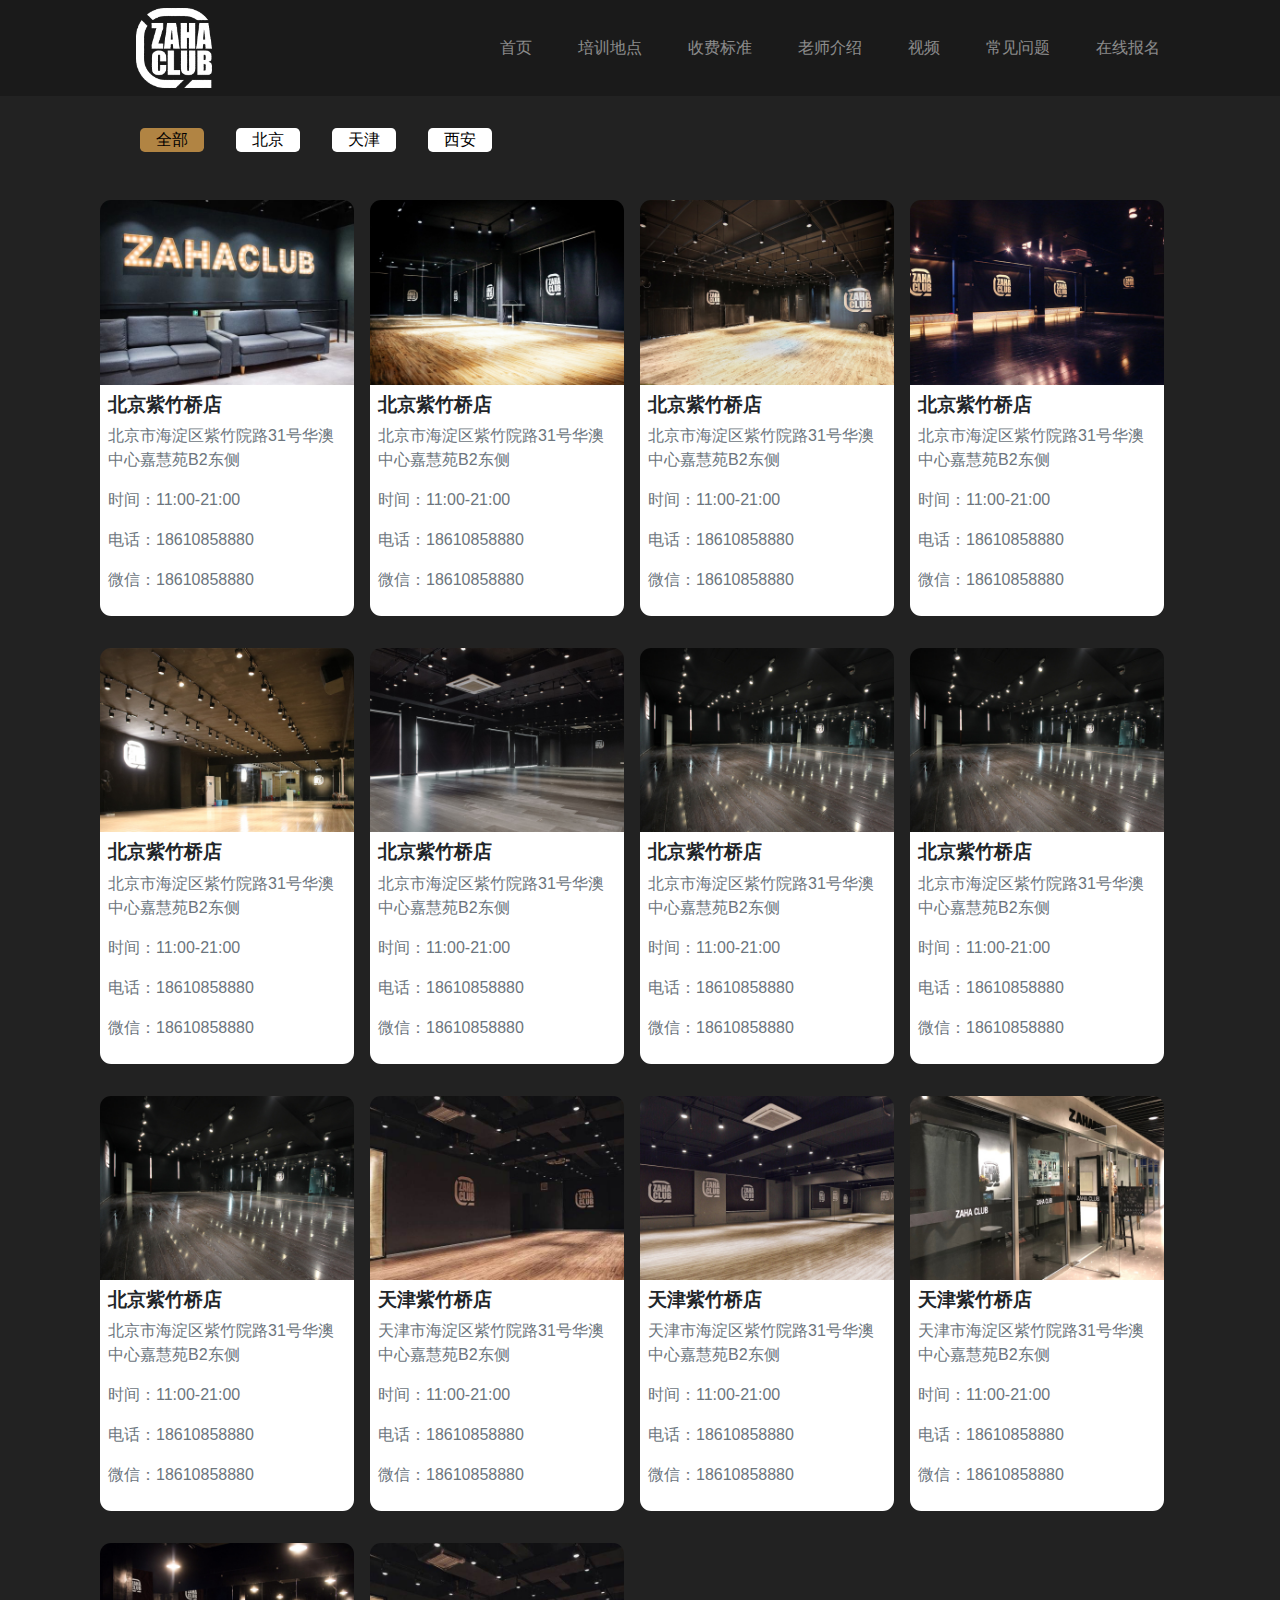
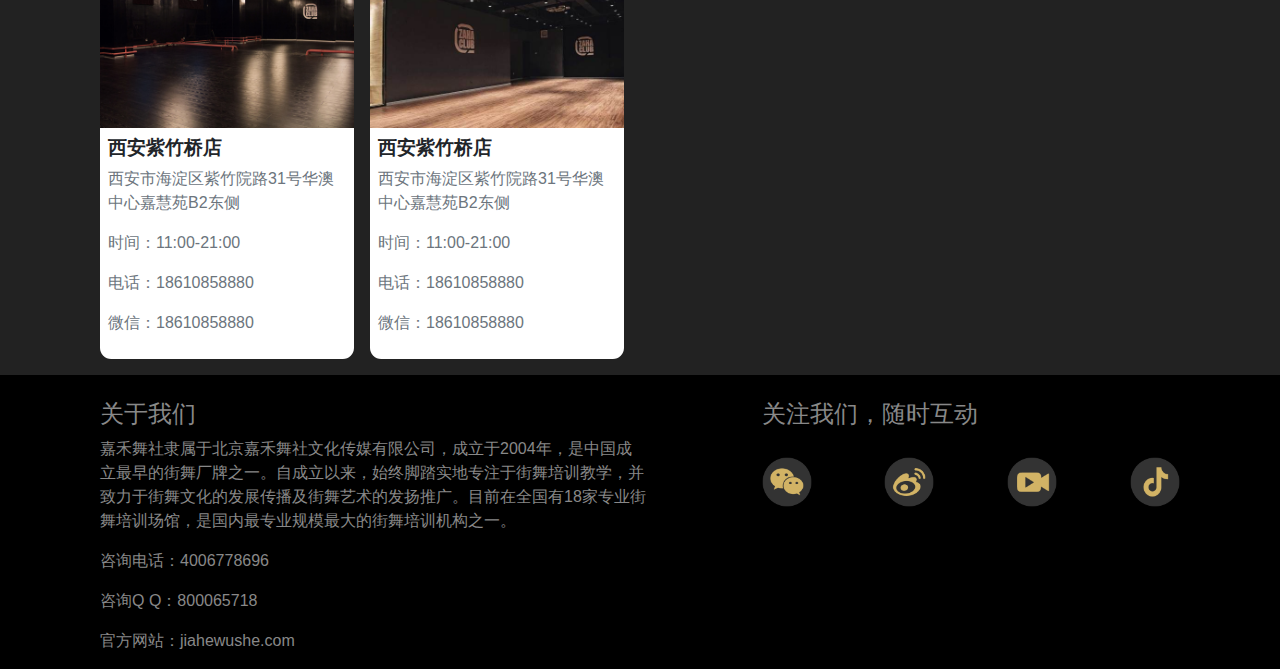
<file: place.html>
<!DOCTYPE html>
<html lang="en">
<head>
    <meta charset="UTF-8">
    <meta name="viewport" content="width=device-width, initial-scale=1.0">
    <meta http-equiv="X-UA-Compatible" content="ie=edge">
    <title>Document</title>
    <link rel="stylesheet" href="css/bootstrap.css"/>
    <script src=" js/jquery.min.js"></script>
    <script src=" js/popper.min.js"></script>
    <script src=" js/bootstrap.min.js"></script>
   <!-- 引入头部和尾部脚本文件 -->
    <script src="js/funs.js"></script>
    <script src="js/header.js"></script>
    <script src="js/footer.js"></script>
    <link rel="stylesheet" href="css/place.css"/>
</head>
<body>
<!-- 头部 -->
<header></header>
<!-- 中间内容 -->
<div class='container-fluid '>
    <!-- 顶部导航栏 -->
    <ul id='tab'>
        <li class='btn-primary'><a data-click="tab" data-id="contentAll" href="javascript:;">全部</a></li>
        <li ><a data-click="tab" data-id="content1" href="javascript:;">北京</a></li>
        <li><a data-click="tab" data-id="content2" href="javascript:;">天津</a></li>
        <li><a data-click="tab" data-id="content3" href="javascript:;">西安</a></li>
        <!-- <li><a data-click="tab" data-id="content4" href="javascript:;">青岛</a></li> -->
    </ul>
    <!-- 内容区域 -->
    <div id='container'>
        <!-- 用于切换的div -->
        <div id='content1' class="row mx-0 " >
            <div class="col-sm-3 px-0 pr-3 py-3">
                <div class="row mx-0 borderRadius">
                    <div class='col-12 px-0 branch-img '>
                            <a href=""><img class="img-faulid" src="img/place/0.jpg" alt=""></a>
                        </div>
                        <div class='col-12  branch-text'>
                            <h5 class="branch-name">北京紫竹桥店</h5>
                            <p class="text-muted">北京市海淀区紫竹院路31号华澳中心嘉慧苑B2东侧</p>
                            <p class="text-muted time">时间：11:00-21:00</p>
                            <p class="text-muted tel">电话：18610858880</p>
                            <p class="text-muted wechat">微信：18610858880</p>
                    </div>
                </div>
            </div>
            <div class="col-sm-3 px-0 pr-3 py-3">
                <div class="row mx-0 borderRadius">
                    <div class='col-12 px-0 branch-img'>
                        <a href=""><img class="img-faulid" src="img/place/1.jpg" alt=""></a>
                    </div>
                    <div class='col-12  branch-text'>
                        <h5 class="branch-name">北京紫竹桥店</h5>
                        <p class="text-muted">北京市海淀区紫竹院路31号华澳中心嘉慧苑B2东侧</p>
                        <p class="text-muted time">时间：11:00-21:00</p>
                        <p class="text-muted tel">电话：18610858880</p>
                        <p class="text-muted wechat">微信：18610858880</p>
                    </div>
                </div>
            </div>
            <div class="col-sm-3 px-0 pr-3 py-3">
                <div class="row mx-0 borderRadius">
                        <div class='col-12 px-0 branch-img'>
                                <a href=""><img class="img-faulid" src="img/place/2.jpg" alt=""></a>
                            </div>
                            <div class='col-12  branch-text'>
                                <h5 class="branch-name">北京紫竹桥店</h5>
                                <p class="text-muted">北京市海淀区紫竹院路31号华澳中心嘉慧苑B2东侧</p>
                                <p class="text-muted time">时间：11:00-21:00</p>
                                <p class="text-muted tel">电话：18610858880</p>
                                <p class="text-muted wechat">微信：18610858880</p>
                        </div>
                </div>
            </div>
            <div class="col-sm-3 px-0 pr-3 py-3">
                <div class="row mx-0 borderRadius">
                    <div class='col-12 px-0 branch-img'>
                            <a href=""><img class="img-faulid" src="img/place/3.jpg" alt=""></a>
                    </div>
                    <div class='col-12  branch-text'>
                        <h5 class="branch-name">北京紫竹桥店</h5>
                        <p class="text-muted">北京市海淀区紫竹院路31号华澳中心嘉慧苑B2东侧</p>
                        <p class="text-muted time">时间：11:00-21:00</p>
                        <p class="text-muted tel">电话：18610858880</p>
                        <p class="text-muted wechat">微信：18610858880</p>
                    </div>
                </div>
            </div>
            <div class="col-sm-3 px-0 pr-3 py-3">
                <div class="row mx-0 borderRadius">
                    <div class='col-12 px-0 branch-img'>
                            <a href=""><img class="img-faulid" src="img/place/4.jpg" alt=""></a>
                    </div>
                    <div class='col-12  branch-text'>
                        <h5 class="branch-name">北京紫竹桥店</h5>
                        <p class="text-muted">北京市海淀区紫竹院路31号华澳中心嘉慧苑B2东侧</p>
                        <p class="text-muted time">时间：11:00-21:00</p>
                        <p class="text-muted tel">电话：18610858880</p>
                        <p class="text-muted wechat">微信：18610858880</p>
                    </div>
                </div>
            </div>
            <div class="col-sm-3 px-0 pr-3 py-3">
                <div class="row mx-0 borderRadius">
                    <div class='col-12 px-0 branch-img'>
                            <a href=""><img class="img-faulid" src="img/place/5.jpg" alt=""></a>
                    </div>
                    <div class='col-12  branch-text'>
                        <h5 class="branch-name">北京紫竹桥店</h5>
                        <p class="text-muted">北京市海淀区紫竹院路31号华澳中心嘉慧苑B2东侧</p>
                        <p class="text-muted time">时间：11:00-21:00</p>
                        <p class="text-muted tel">电话：18610858880</p>
                        <p class="text-muted wechat">微信：18610858880</p>
                    </div>
                </div>
            </div>
            <div class="col-sm-3 px-0 pr-3 py-3">
                <div class="row mx-0 borderRadius">
                    <div class='col-12 px-0 branch-img'>
                            <a href=""><img class="img-faulid" src="img/place/6.jpg" alt=""></a>
                    </div>
                    <div class='col-12  branch-text'>
                        <h5 class="branch-name">北京紫竹桥店</h5>
                        <p class="text-muted">北京市海淀区紫竹院路31号华澳中心嘉慧苑B2东侧</p>
                        <p class="text-muted time">时间：11:00-21:00</p>
                        <p class="text-muted tel">电话：18610858880</p>
                        <p class="text-muted wechat">微信：18610858880</p>
                    </div>
                </div>
            </div>
            <div class="col-sm-3 px-0 pr-3 py-3">
                <div class="row mx-0 borderRadius">
                    <div class='col-12 px-0 branch-img'>
                            <a href=""><img class="img-faulid" src="img/place/6.jpg" alt=""></a>
                    </div>
                    <div class='col-12  branch-text'>
                        <h5 class="branch-name">北京紫竹桥店</h5>
                        <p class="text-muted">北京市海淀区紫竹院路31号华澳中心嘉慧苑B2东侧</p>
                        <p class="text-muted time">时间：11:00-21:00</p>
                        <p class="text-muted tel">电话：18610858880</p>
                        <p class="text-muted wechat">微信：18610858880</p>
                    </div>
                </div>
            </div>
        </div>
        <!-- 用于切换的div -->
        <div id='content2' class="row mx-0 " >
            <div class="col-sm-3 px-0 pr-3 py-3">
                <div class="row mx-0 borderRadius">
                    <div class='col-12 px-0 branch-img'>
                            <a href=""><img class="img-faulid" src="img/place/6.jpg" alt=""></a>
                    </div>
                    <div class='col-12  branch-text'>
                        <h5 class="branch-name">北京紫竹桥店</h5>
                        <p class="text-muted">北京市海淀区紫竹院路31号华澳中心嘉慧苑B2东侧</p>
                        <p class="text-muted time">时间：11:00-21:00</p>
                        <p class="text-muted tel">电话：18610858880</p>
                        <p class="text-muted wechat">微信：18610858880</p>
                    </div>
                </div>
            </div>
            <div class="col-sm-3 px-0 pr-3 py-3">
                <div class="row mx-0 borderRadius">
                    <div class='col-12 px-0 branch-img'>
                        <a href=""><img class="img-faulid" src="img/place/9.jpg" alt=""></a>
                    </div>
                    <div class='col-12  branch-text'>
                        <h5 class="branch-name">天津紫竹桥店</h5>
                        <p class="text-muted">天津市海淀区紫竹院路31号华澳中心嘉慧苑B2东侧</p>
                        <p class="text-muted time">时间：11:00-21:00</p>
                        <p class="text-muted tel">电话：18610858880</p>
                        <p class="text-muted wechat">微信：18610858880</p>
                    </div>
                </div>
            </div>
            <div class="col-sm-3 px-0 pr-3 py-3">
                <div class="row mx-0 borderRadius">
                    <div class='col-12 px-0 branch-img'>
                        <a href=""><img class="img-faulid" src="img/place/10.jpg" alt=""></a>
                    </div>
                    <div class='col-12  branch-text'>
                        <h5 class="branch-name">天津紫竹桥店</h5>
                        <p class="text-muted">天津市海淀区紫竹院路31号华澳中心嘉慧苑B2东侧</p>
                        <p class="text-muted time">时间：11:00-21:00</p>
                        <p class="text-muted tel">电话：18610858880</p>
                        <p class="text-muted wechat">微信：18610858880</p>
                    </div>
                </div>
            </div>
            <div class="col-sm-3 px-0 pr-3 py-3">
                <div class="row mx-0 borderRadius">
                    <div class='col-12 px-0 branch-img'>
                        <a href=""><img class="img-faulid" src="img/place/11.jpg" alt=""></a>
                    </div>
                    <div class='col-12  branch-text'>
                        <h5 class="branch-name">天津紫竹桥店</h5>
                        <p class="text-muted">天津市海淀区紫竹院路31号华澳中心嘉慧苑B2东侧</p>
                        <p class="text-muted time">时间：11:00-21:00</p>
                        <p class="text-muted tel">电话：18610858880</p>
                        <p class="text-muted wechat">微信：18610858880</p>
                    </div>
                </div>
            </div>
        </div>
        <!-- 用于切换的div -->
        <div id='content3' class="row mx-0 " >
                <div class="col-sm-3 px-0 pr-3 py-3">
                    <div class="row mx-0 borderRadius">
                        <div class='col-12 px-0 branch-img'>
                            <a href=""><img class="img-faulid" src="img/place/8.jpg" alt=""></a>
                        </div>
                        <div class='col-12  branch-text'>
                            <h5 class="branch-name">西安紫竹桥店</h5>
                            <p class="text-muted">西安市海淀区紫竹院路31号华澳中心嘉慧苑B2东侧</p>
                            <p class="text-muted time">时间：11:00-21:00</p>
                            <p class="text-muted tel">电话：18610858880</p>
                            <p class="text-muted wechat">微信：18610858880</p>
                        </div>
                    </div>
                </div>
                <div class="col-sm-3 px-0 pr-3 py-3">
                    <div class="row mx-0 borderRadius">
                        <div class='col-12 px-0 branch-img'>
                            <a href=""><img class="img-faulid" src="img/place/9.jpg" alt=""></a>
                        </div>
                        <div class='col-12  branch-text'>
                            <h5 class="branch-name">西安紫竹桥店</h5>
                            <p class="text-muted">西安市海淀区紫竹院路31号华澳中心嘉慧苑B2东侧</p>
                            <p class="text-muted time">时间：11:00-21:00</p>
                            <p class="text-muted tel">电话：18610858880</p>
                            <p class="text-muted wechat">微信：18610858880</p>
                        </div>
                    </div>
                </div>
        </div>
    </div>
</div>
<!-- 尾部 -->
<footer></footer>
<script src="js/place.js"></script>
</body>
</html>
</file>
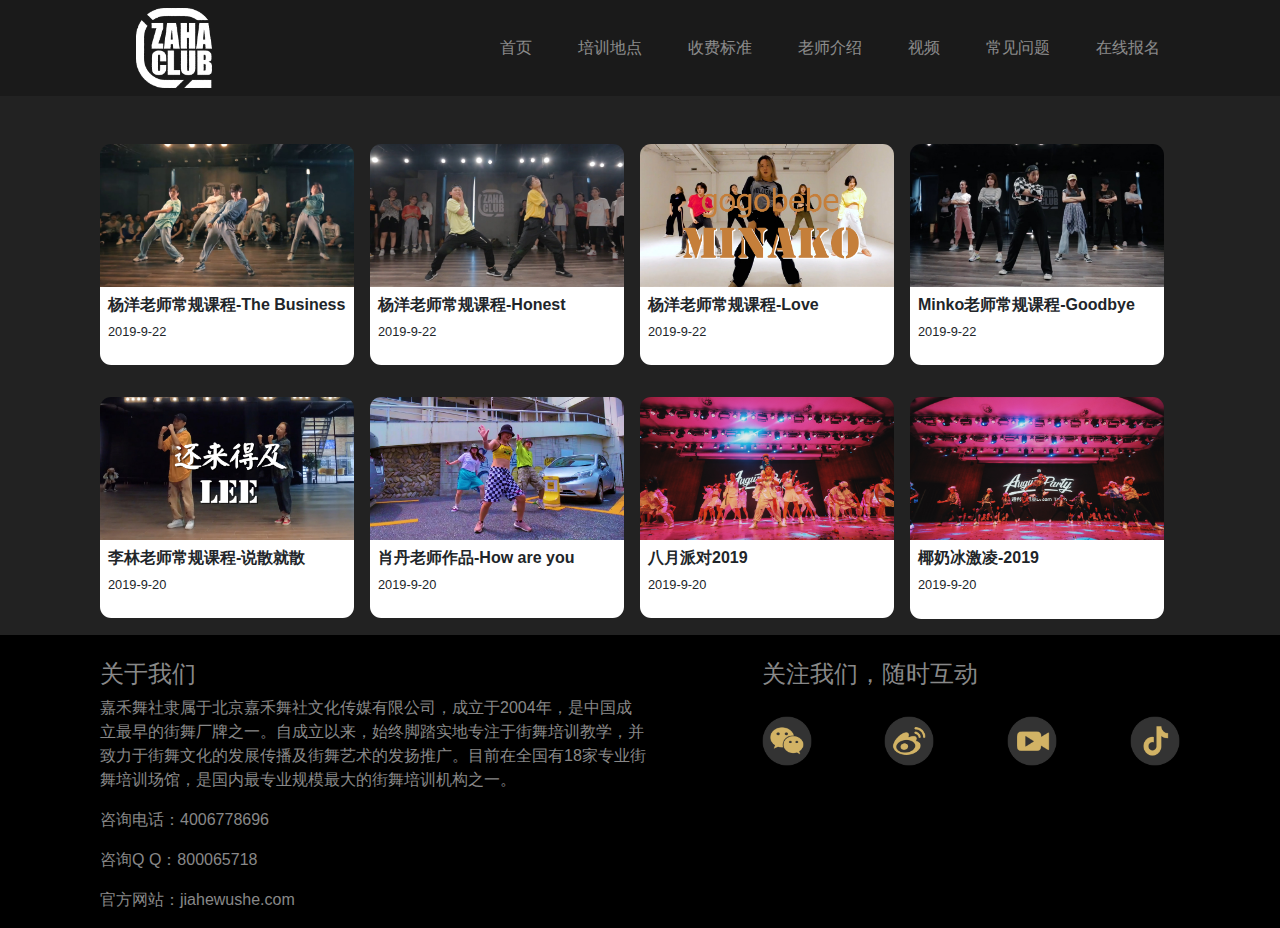
<file: videos.html>
<!DOCTYPE html>
<html lang="en">
<head>
    <meta charset="UTF-8">
    <meta name="viewport" content="width=device-width, initial-scale=1.0">
    <meta http-equiv="X-UA-Compatible" content="ie=edge">
    <title>Document</title>
    <link rel="stylesheet" href="css/bootstrap.css"/>
    <script src=" js/jquery.min.js"></script>
    <script src=" js/popper.min.js"></script>
    <script src=" js/bootstrap.min.js"></script>
    <!-- 引入头部和尾部脚本文件 -->
    <script src="js/funs.js"></script>
    <script src="js/header.js"></script>
    <script src="js/footer.js"></script>
    <link rel="stylesheet" href="css/place.css">
    
</head>
<body>
<header></header>
<div class='container-fluid'>
    <div id="container" class="row mx-0">
        <div class="col-sm-3 px-0 pr-3 py-3">
            <div class=" borderRadius">
                <div class=' branch-img'>
                    <a href="video.html#/v1" target="_blank"><img class="img-faulid" src="img/videos/1779.jpg" alt=""></a>
                </div>
                <div class='branch-text'>
                    <h5 style="font-size:1rem" class="branch-name">杨洋老师常规课程-The Business</h5>
                    <p style="font-size:.8rem">2019-9-22</p>
                </div>
            </div>
        </div>

        <div class="col-sm-3 px-0 pr-3 py-3">
            <div class=" borderRadius">
                <div class=' branch-img'>
                    <a href="video.html#/v2" target="_blank"><img class="img-faulid" src="img/videos/1775.jpg" alt=""></a>
                </div>
                <div class='branch-text'>
                    <h5 style="font-size:1rem" class="branch-name">杨洋老师常规课程-Honest</h5>
                    <p style="font-size:.8rem">2019-9-22</p>
                </div>
            </div>
        </div>

        <div class="col-sm-3 px-0 pr-3 py-3">
            <div class=" borderRadius">
                <div class=' branch-img'>
                    <a href="video.html#/v3" target="_blank"><img class="img-faulid" src="img/videos/1747.jpg" alt=""></a>
                </div>
                <div class='branch-text'>
                    <h5 style="font-size:1rem" class="branch-name">杨洋老师常规课程-Love</h5>
                    <p style="font-size:.8rem">2019-9-22</p>
                </div>
            </div>
        </div>

        <div class="col-sm-3 px-0 pr-3 py-3">
            <div class=" borderRadius">
                <div class=' branch-img'>
                    <a href="video.html#/v4" target="_blank"><img class="img-faulid" src="img/videos/1746.jpg" alt=""></a>
                </div>
                <div class='branch-text'>
                    <h5 style="font-size:1rem" class="branch-name">Minko老师常规课程-Goodbye</h5>
                    <p style="font-size:.8rem">2019-9-22</p>
                </div>
            </div>
        </div>

        <div class="col-sm-3 px-0 pr-3 py-3">
            <div class=" borderRadius">
                <div class=' branch-img'>
                    <a href="video.html#/v5" target="_blank"><img class="img-faulid" src="img/videos/1745.jpg" alt=""></a>
                </div>
                <div class='branch-text'>
                    <h5 style="font-size:1rem" class="branch-name">李林老师常规课程-说散就散</h5>
                    <p style="font-size:.8rem">2019-9-20</p>
                </div>
            </div>
        </div>

        <div class="col-sm-3 px-0 pr-3 py-3">
            <div class=" borderRadius">
                <div class=' branch-img'>
                    <a href="video.html#/v6" target="_blank"><img class="img-faulid" src="img/videos/1726.jpg" alt=""></a>
                </div>
                <div class='branch-text'>
                    <h5 style="font-size:1rem" class="branch-name">肖丹老师作品-How are you</h5>
                    <p style="font-size:.8rem">2019-9-20</p>
                </div>
            </div>
        </div>

        <div class="col-sm-3 px-0 pr-3 py-3">
            <div class=" borderRadius">
                <div class=' branch-img'>
                    <a href="video.html#/v7" target="_blank"><img class="img-faulid" src="img/videos/1707.jpg" alt=""></a>
                </div>
                <div class='branch-text'>
                    <h5 style="font-size:1rem" class="branch-name">八月派对2019</h5>
                    <p style="font-size:.8rem">2019-9-20</p>
                </div>
            </div>
        </div>

        <div class="col-sm-3 px-0 pr-3 py-3">
            <div class=" borderRadius">
                <div class=' branch-img'>
                    <a href="video.html#/v8" target="_blank"><img class="img-faulid" src="img/videos/1706.jpg" alt=""></a>
                </div>
                <div class='branch-text'>
                    <h5 style="font-size:1rem" class="branch-name">椰奶冰激凌-2019</h5>
                    <p style="font-size:.8rem">2019-9-20</p>
                </div>
            </div>
        </div>
    </div>
</div>
<footer></footer>  
</body>
</html>
</file>
<file: css/place.css>
body{background: #222222;  }
/**************************头顶导航栏*************************/
#tab{
   height: 1.5rem;
}
.container-fluid{
    padding-left: 100px;
    padding-right: 100px;
    margin-top: 8rem;
}
.container-fluid>#tab{
    list-style: none;
    /* text-decoration: none; */
}
/*设置导航栏下的li标签*/
.container-fluid>#tab>li{
    float: left;
    background: white;
   width: 4rem;height:1.5rem;
   text-align: center;
   border-radius: .3rem;
}
/*设置鼠标移入li标签时的样式*/
.container-fluid>#tab>li:not(.btn-primary):hover{
    background:rgba(207, 195, 195, 0.829);
    cursor: pointer;
}


/*设置导航按钮激活时的状态*/
.container-fluid>#tab>.btn-primary{
    background-color: #b18443;
    border-color: #b18443;
}
/*设置li标签之间的距离*/
.container-fluid>#tab>li+li{
    margin-left: 2rem;
}
/*设置a标签的样式*/
.container-fluid>#tab>li>a{
    color: black;
    text-decoration: none;
}
/************内容板块*************/
@media screen and (max-width:730px){
    /*改变中间内容区域的内边距*/
    .container-fluid{
        padding-left:.2rem;
        padding-right:.2rem;
    }
    /*改变颜色背景*/
    body{
        background: #eaeaea;
    }
    /*改变导航栏的内边距*/
    #tab{
        padding: 0;
    }
    /*改变导航栏的li标签之间的距离*/
    .container-fluid>#tab>li+li{
        margin-left: .2rem;
    }
}
/*整个显示卡片区域距离上方距离*/
#container{
    margin-top: 2rem;
}
/*每个卡片里的图片宽度*/
#container img{
    width: 100%;
}
/*卡片的文字*/
.branch-text{
    background: white;
    padding: .5rem;
}
/*卡片的标题*/
h5.branch-name {
    font-size: 1.2rem;
    font-weight: bold;
}
.borderRadius{
    border-radius: .7rem;
    overflow: hidden;
}
</file>
